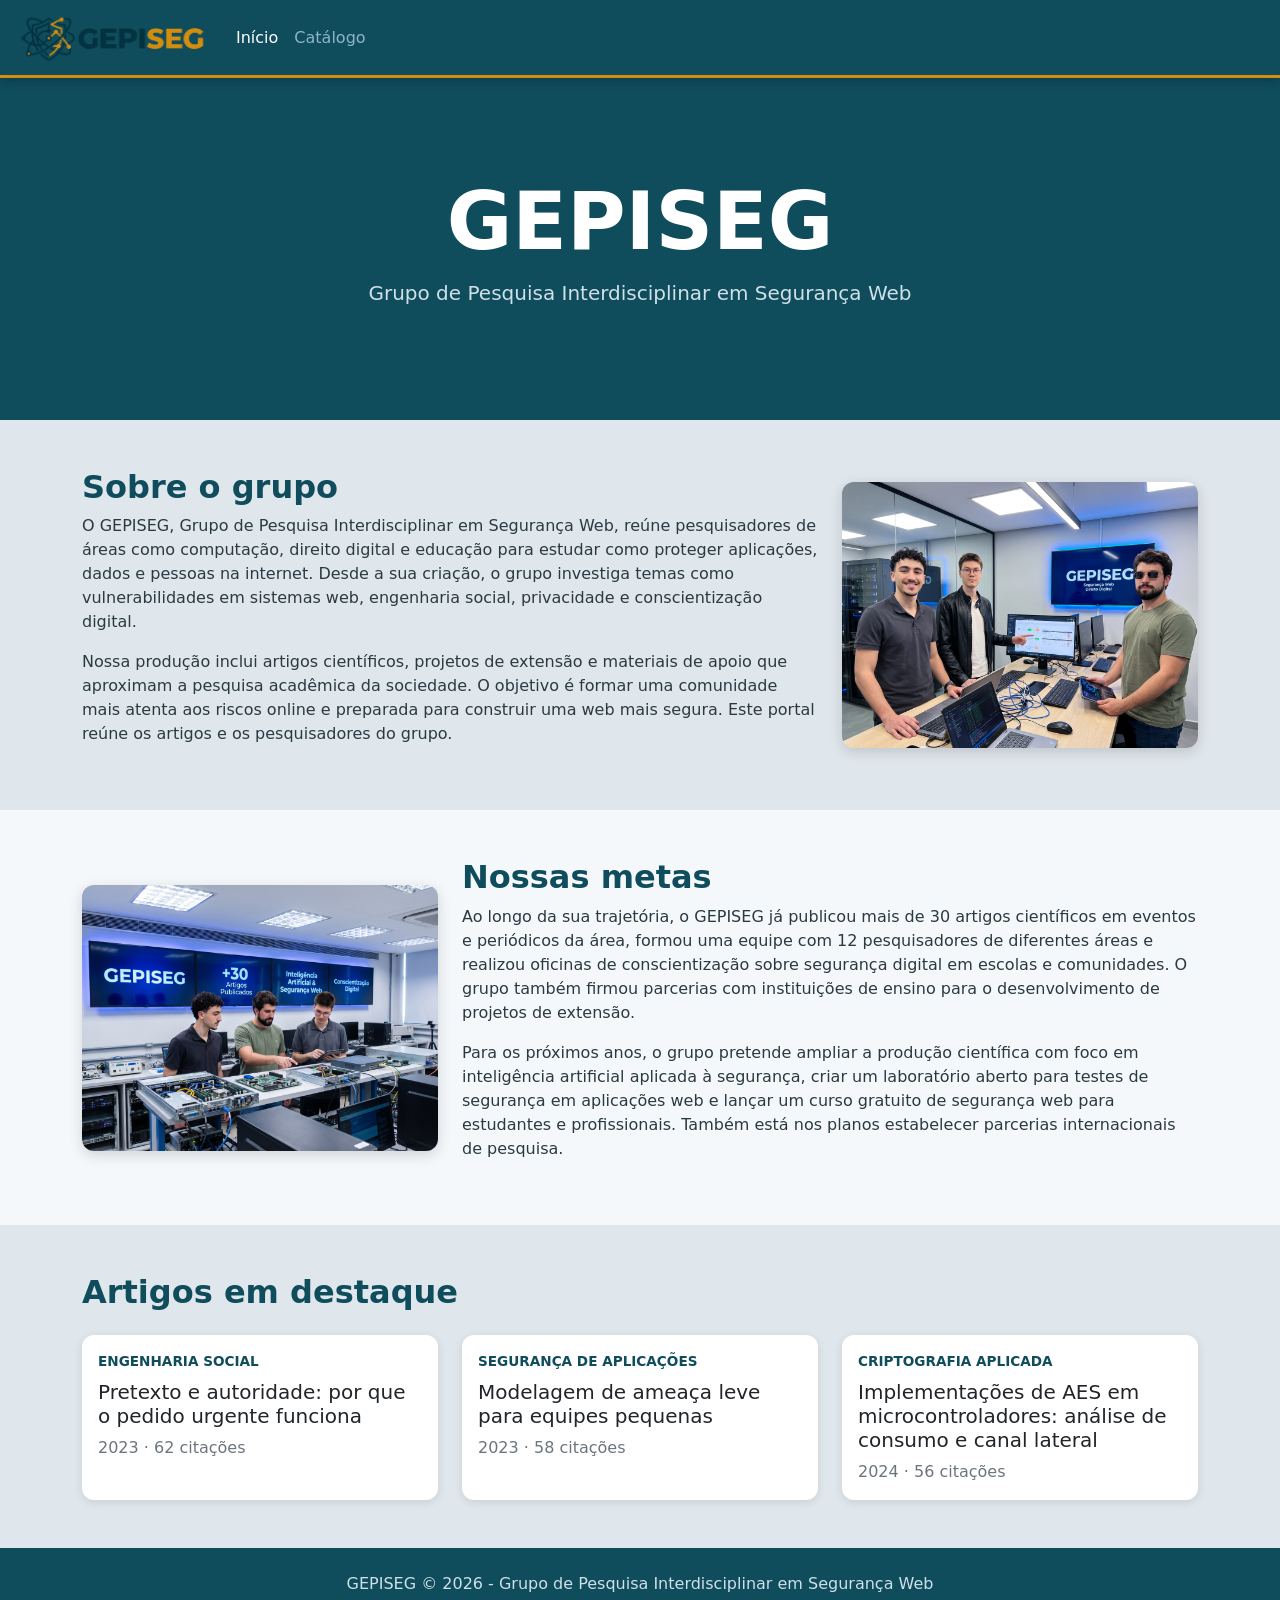
<file: index.html>
<!DOCTYPE html>
<html lang="pt-br">
<head>
  <meta charset="UTF-8">
  <meta name="viewport" content="width=device-width, initial-scale=1.0">
  <title>GEPISEG</title>
  <link href="https://cdn.jsdelivr.net/npm/bootstrap@5.3.8/dist/css/bootstrap.min.css" rel="stylesheet" integrity="sha384-sRIl4kxILFvY47J16cr9ZwB07vP4J8+LH7qKQnuqkuIAvNWLzeN8tE5YBujZqJLB" crossorigin="anonymous">
  <link rel="stylesheet" href="index.css">
  <script src="https://cdn.jsdelivr.net/npm/@popperjs/core@2.11.8/dist/umd/popper.min.js" integrity="sha384-I7E8VVD/ismYTF4hNIPjVp/Zjvgyol6VFvRkX/vR+Vc4jQkC+hVqc2pM8ODewa9r" crossorigin="anonymous"></script>
  <script src="https://cdn.jsdelivr.net/npm/bootstrap@5.3.8/dist/js/bootstrap.min.js" integrity="sha384-G/EV+4j2dNv+tEPo3++6LCgdCROaejBqfUeNjuKAiuXbjrxilcCdDz6ZAVfHWe1Y" crossorigin="anonymous"></script>
  <script src="js/dados.js"></script>
  <script src="js/gepiseg-api.js"></script>
</head>
<body>
  <nav class="design-nav navbar navbar-expand-lg bg-body-tertiary">
  <div class="container-fluid">
    <a class="navbar-brand" href="index.html"><img src="img/Logo GEPISEG Texto.png" alt="Logo GEPISEG"></a>
    <button class="navbar-toggler" type="button" data-bs-toggle="collapse" data-bs-target="#navbarSupportedContent" aria-controls="navbarSupportedContent" aria-expanded="false" aria-label="Toggle navigation">
      <span class="navbar-toggler-icon"></span>
    </button>
    <div class="collapse navbar-collapse" id="navbarSupportedContent">
      <ul class="navbar-nav me-auto mb-2 mb-lg-0">
        <li class="nav-item">
          <a class="nav-link active" aria-current="page" href="index.html">Início</a>
        </li>
        <li class="nav-item">
          <a class="nav-link" href="catalogo.html">Catálogo</a>
        </li>
      </ul>
    </div>
  </div>
</nav>
<main class="design-main">
  <section class="design-hero">
    <div class="container text-center">
          <div class="row align-items-center">
            <div class="col">
              <h1 class="display-1 fw-bold">GEPISEG</h1>
              <p class="lead">Grupo de Pesquisa Interdisciplinar em Segurança Web</p>
            </div>
          </div>
    </div>
  </section>

  <section class="py-5">
    <div class="container">
      <div class="row align-items-center">
        <div class="col-md-8">
          <h2>Sobre o grupo</h2>
          <p>O GEPISEG, Grupo de Pesquisa Interdisciplinar em Segurança Web, reúne pesquisadores de áreas como computação, direito digital e educação para estudar como proteger aplicações, dados e pessoas na internet. Desde a sua criação, o grupo investiga temas como vulnerabilidades em sistemas web, engenharia social, privacidade e conscientização digital.</p>
          <p>Nossa produção inclui artigos científicos, projetos de extensão e materiais de apoio que aproximam a pesquisa acadêmica da sociedade. O objetivo é formar uma comunidade mais atenta aos riscos online e preparada para construir uma web mais segura. Este portal reúne os artigos e os pesquisadores do grupo.</p>
        </div>
        <div class="col-md-4">
          <img class="img-sobre" src="img/foto-sobre.jpg" alt="Sobre-1">
        </div>
      </div>
    </div>
  </section>

  <section class="py-5 secao-clara">
    <div class="container">
      <div class="row align-items-center">
        <div class="col-md-4">
          <img class="img-sobre" src="img/foto-metas.jpg" alt="Metas">
        </div>
        <div class="col-md-8">
          <h2>Nossas metas</h2>
          <p>Ao longo da sua trajetória, o GEPISEG já publicou mais de 30 artigos científicos em eventos e periódicos da área, formou uma equipe com 12 pesquisadores de diferentes áreas e realizou oficinas de conscientização sobre segurança digital em escolas e comunidades. O grupo também firmou parcerias com instituições de ensino para o desenvolvimento de projetos de extensão.</p>
          <p>Para os próximos anos, o grupo pretende ampliar a produção científica com foco em inteligência artificial aplicada à segurança, criar um laboratório aberto para testes de segurança em aplicações web e lançar um curso gratuito de segurança web para estudantes e profissionais. Também está nos planos estabelecer parcerias internacionais de pesquisa.</p>
        </div>
      </div>
    </div>
  </section>

  <section class="py-5">
    <div class="container">
      <h2 class="mb-4">Artigos em destaque</h2>
      <div class="row g-4" id="destaques"></div>
    </div>
  </section>

</main>

<footer class="rodape text-center">
  <div class="container">GEPISEG &copy; 2026 - Grupo de Pesquisa Interdisciplinar em Segurança Web</div>
</footer>

  <script>
    const api = GepisegAPI.criar();

    async function mostrarDestaques() {
      const r = await api.artigos.listar({ ordenar: 'citacoes', porPagina: 3 });

      for (const artigo of r.results) {
        document.getElementById('destaques').innerHTML += `
          <div class="col-md-4">
            <div class="card card-artigo h-100">
              <div class="card-body">
                <p class="tema mb-2">${artigo.tema}</p>
                <h5 class="card-title">${artigo.titulo}</h5>
                <p class="card-text text-secondary">${artigo.ano} &middot; ${artigo.citacoes} citações</p>
              </div>
            </div>
          </div>`;
      }
    }

    mostrarDestaques();
  </script>
</body>
</html>
</file>
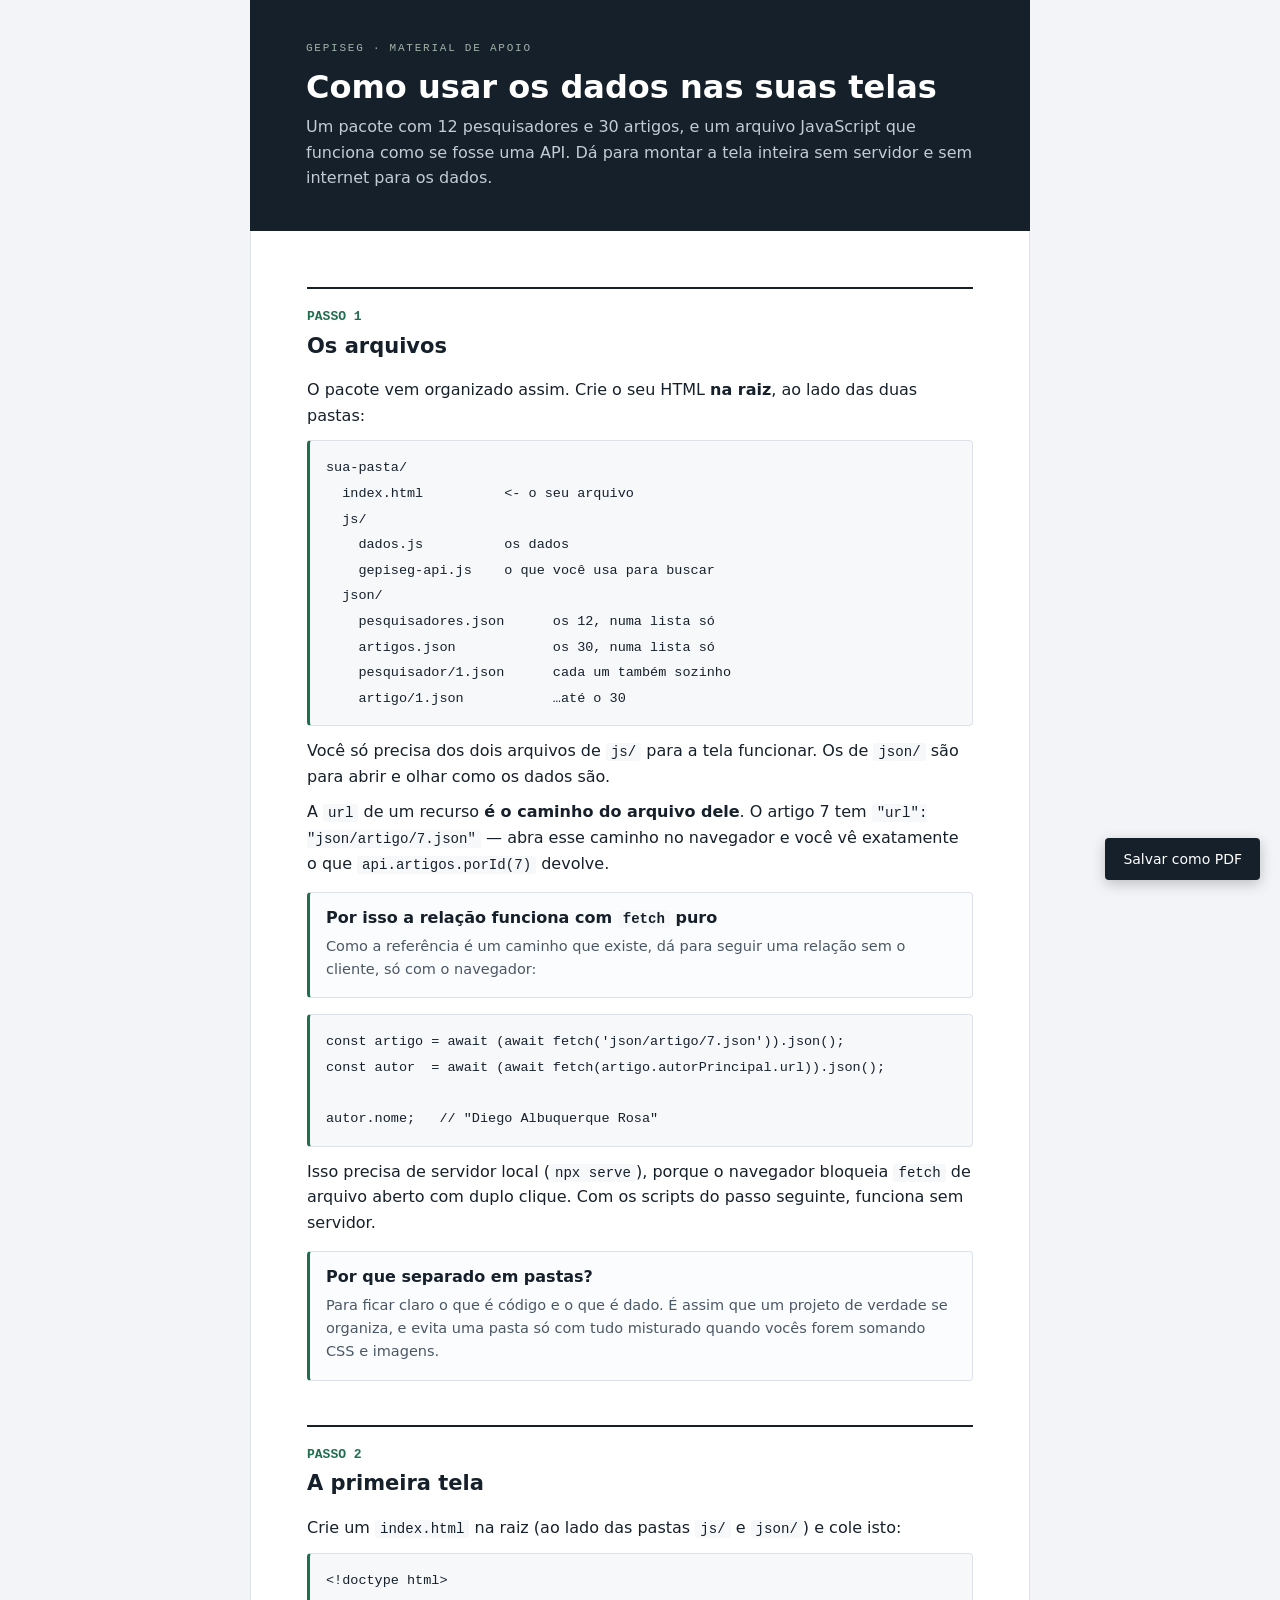
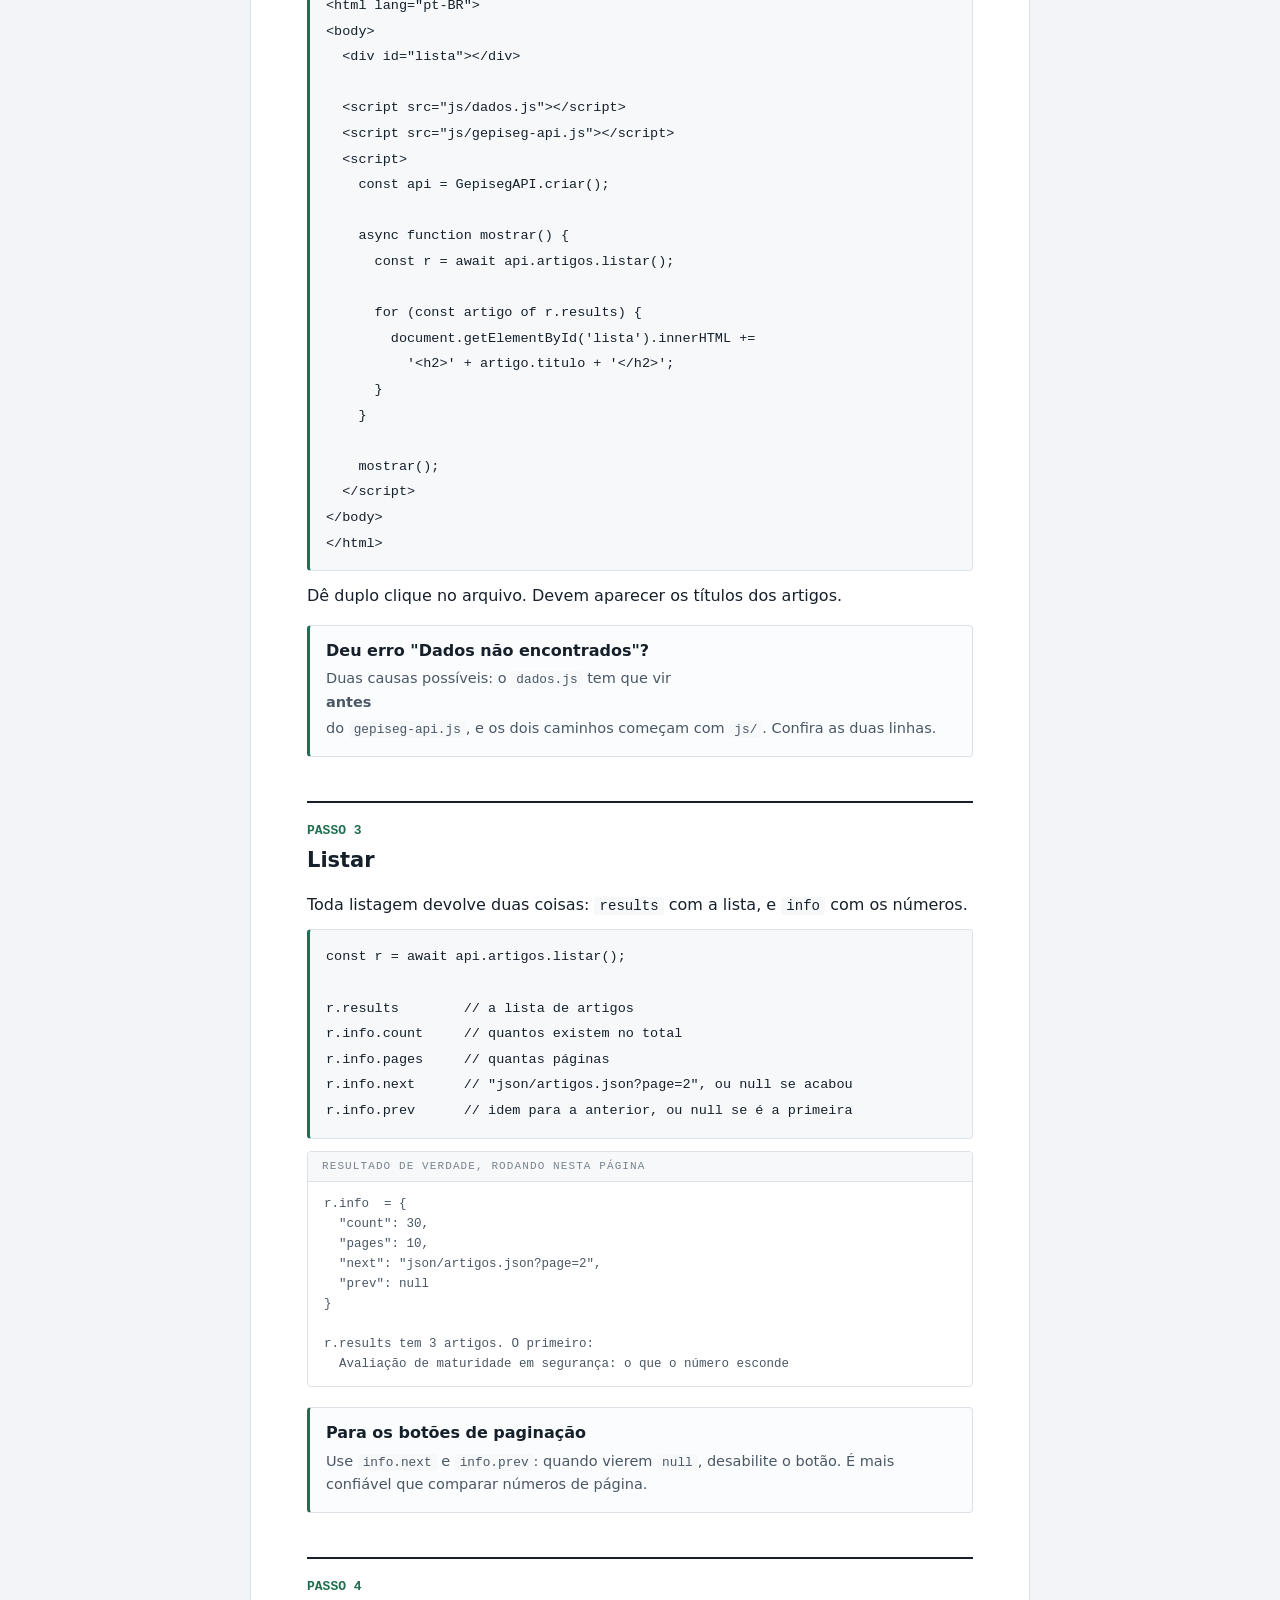
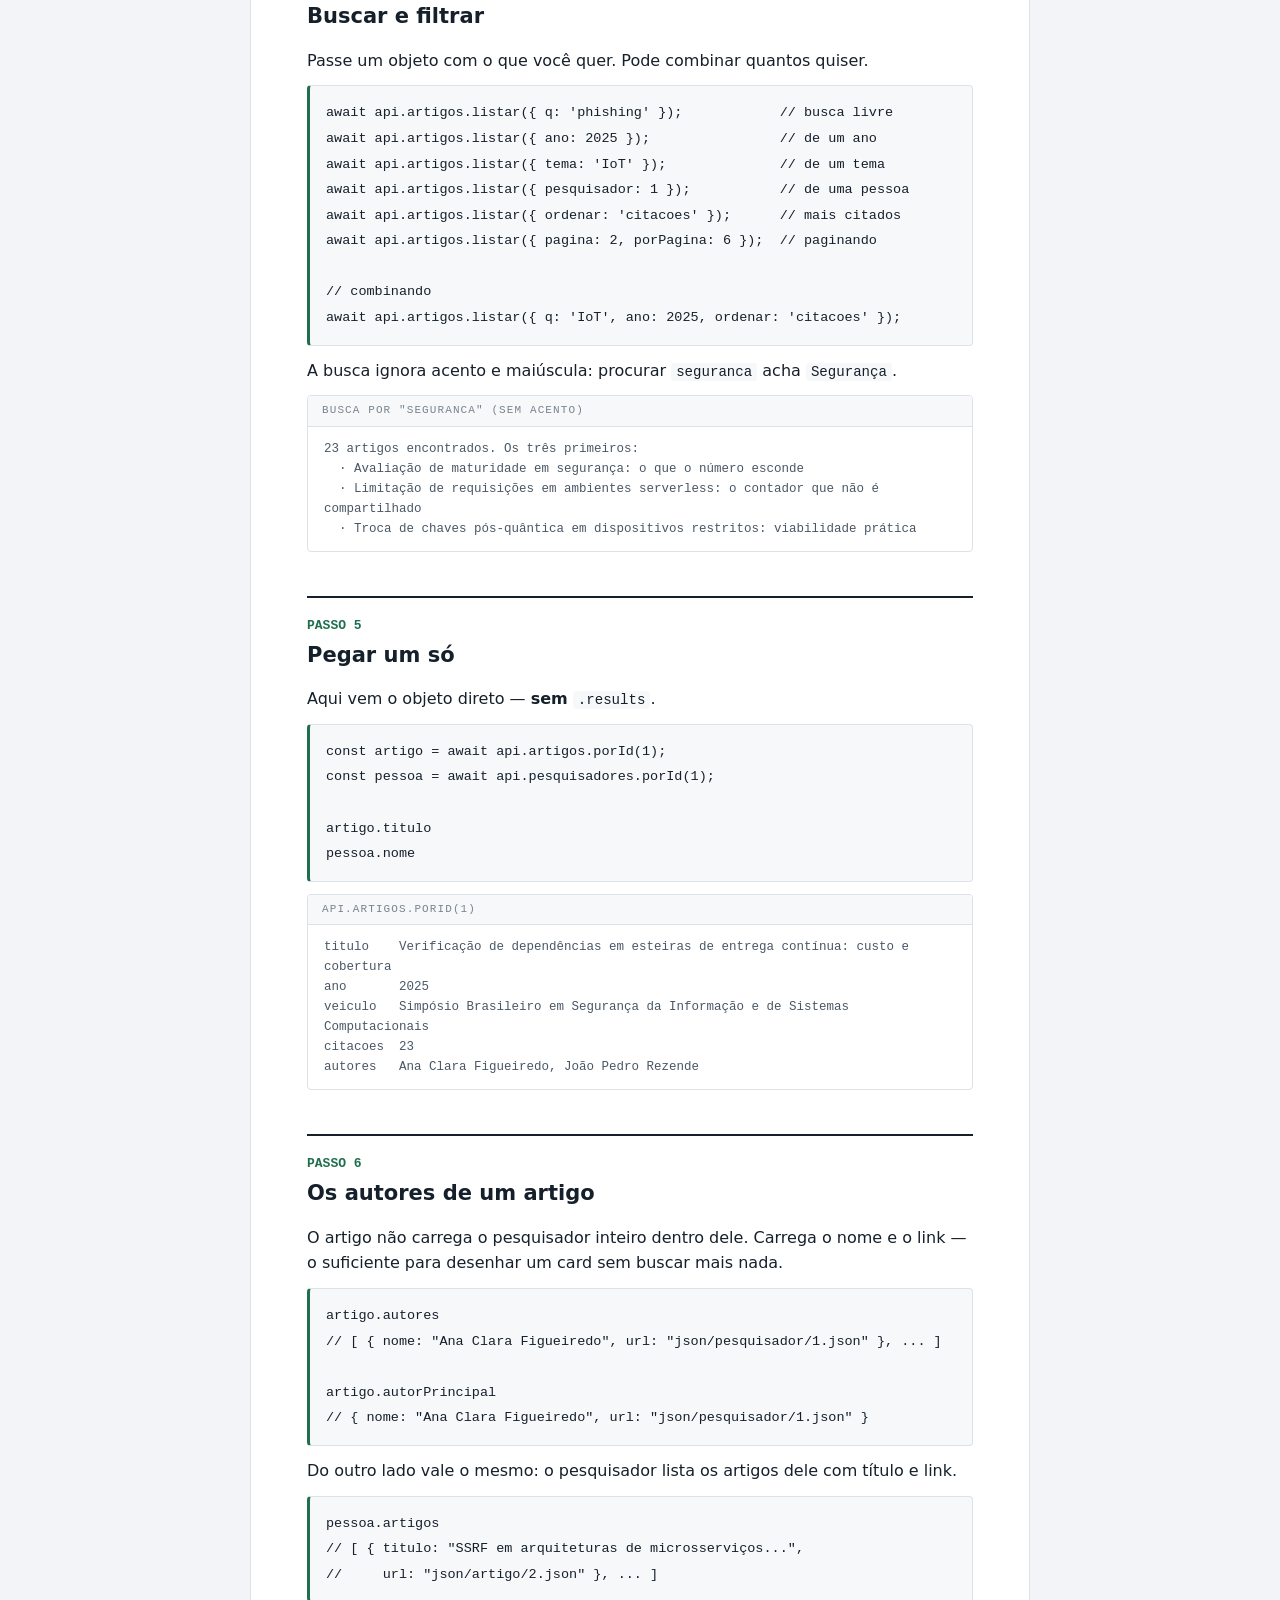
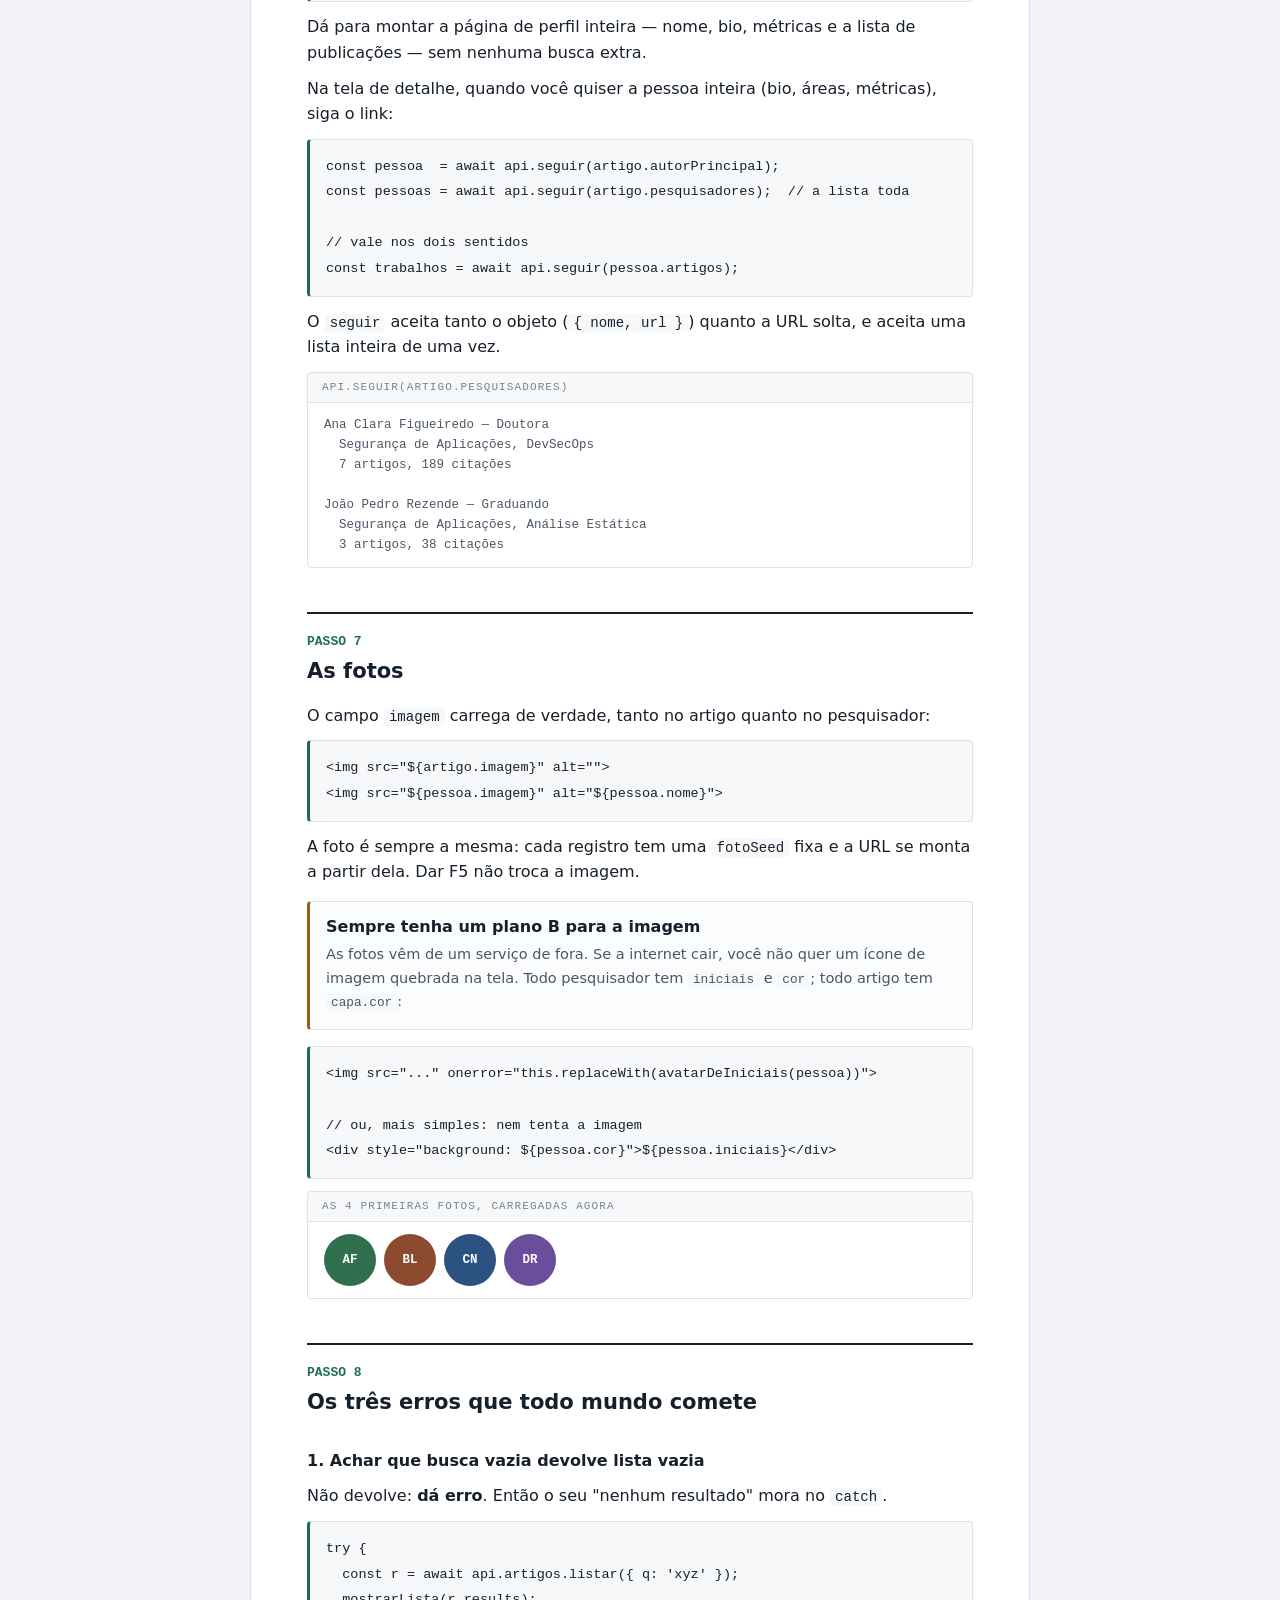
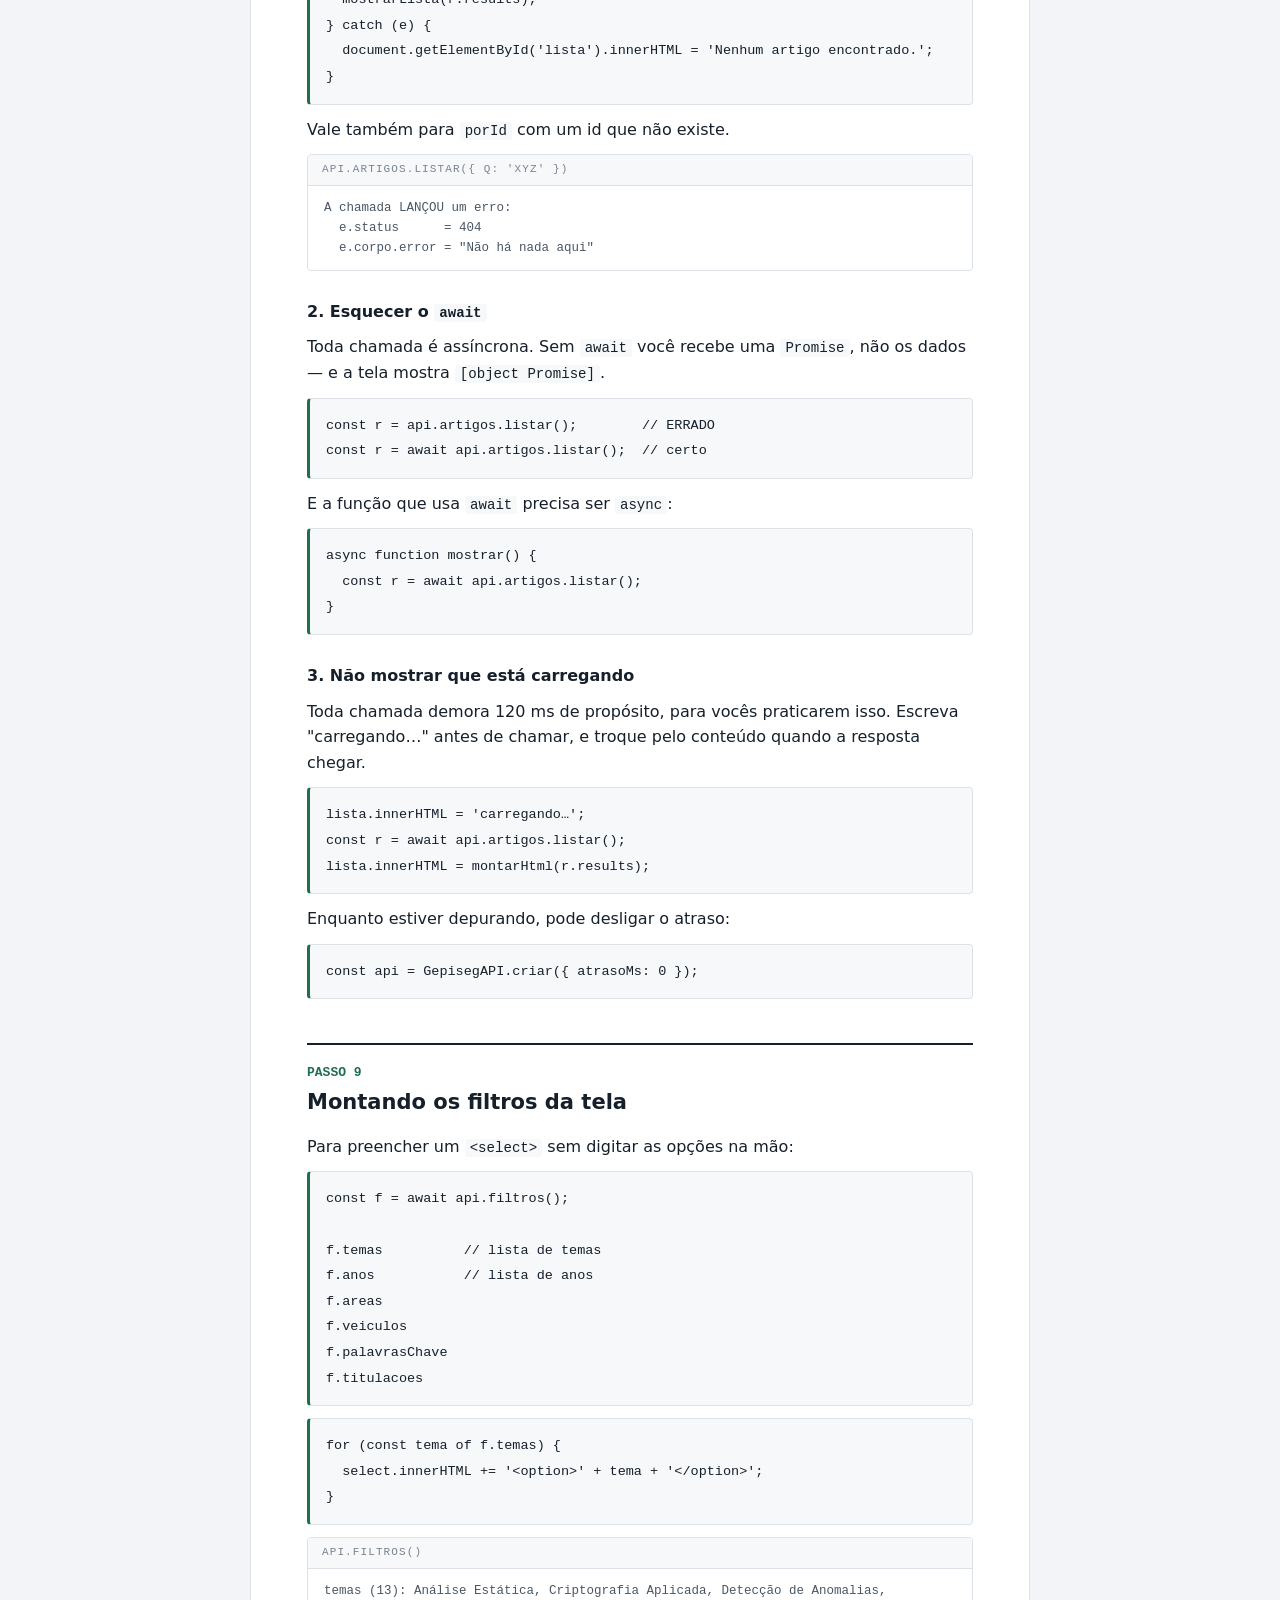
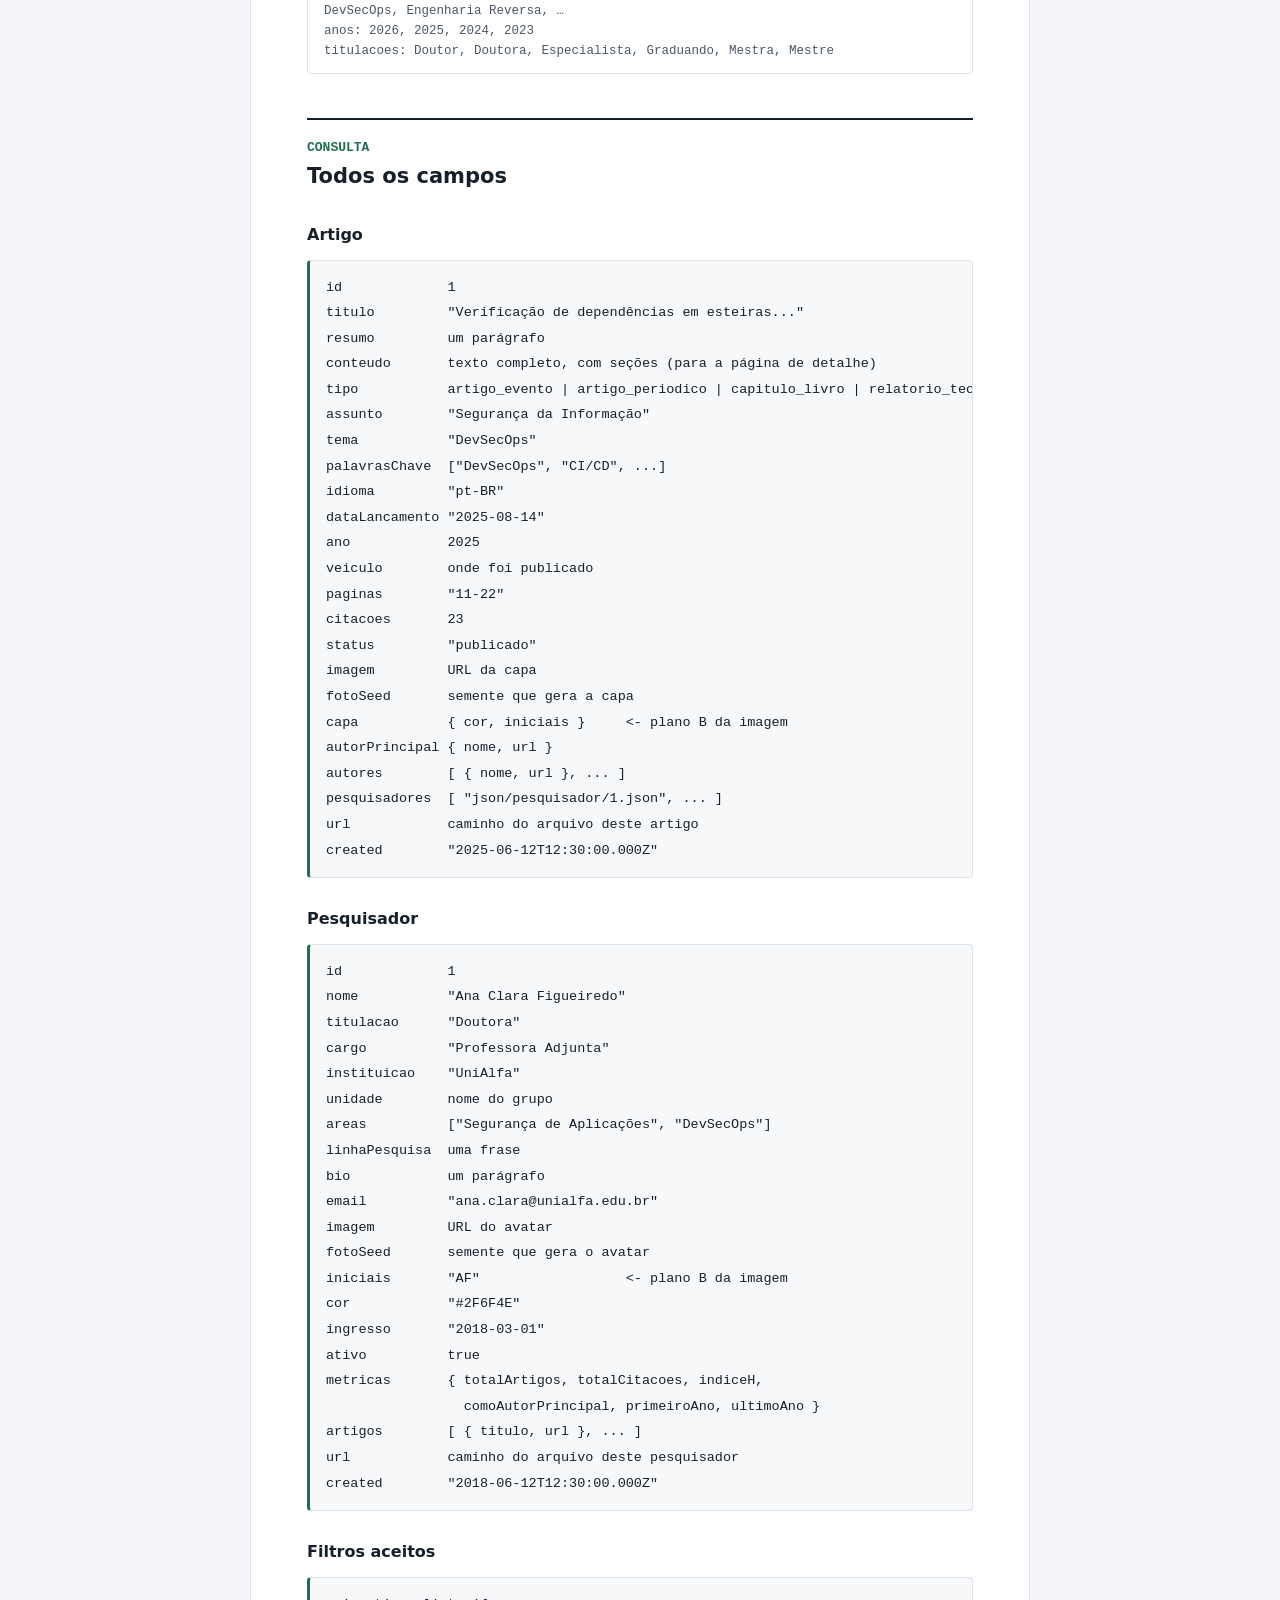
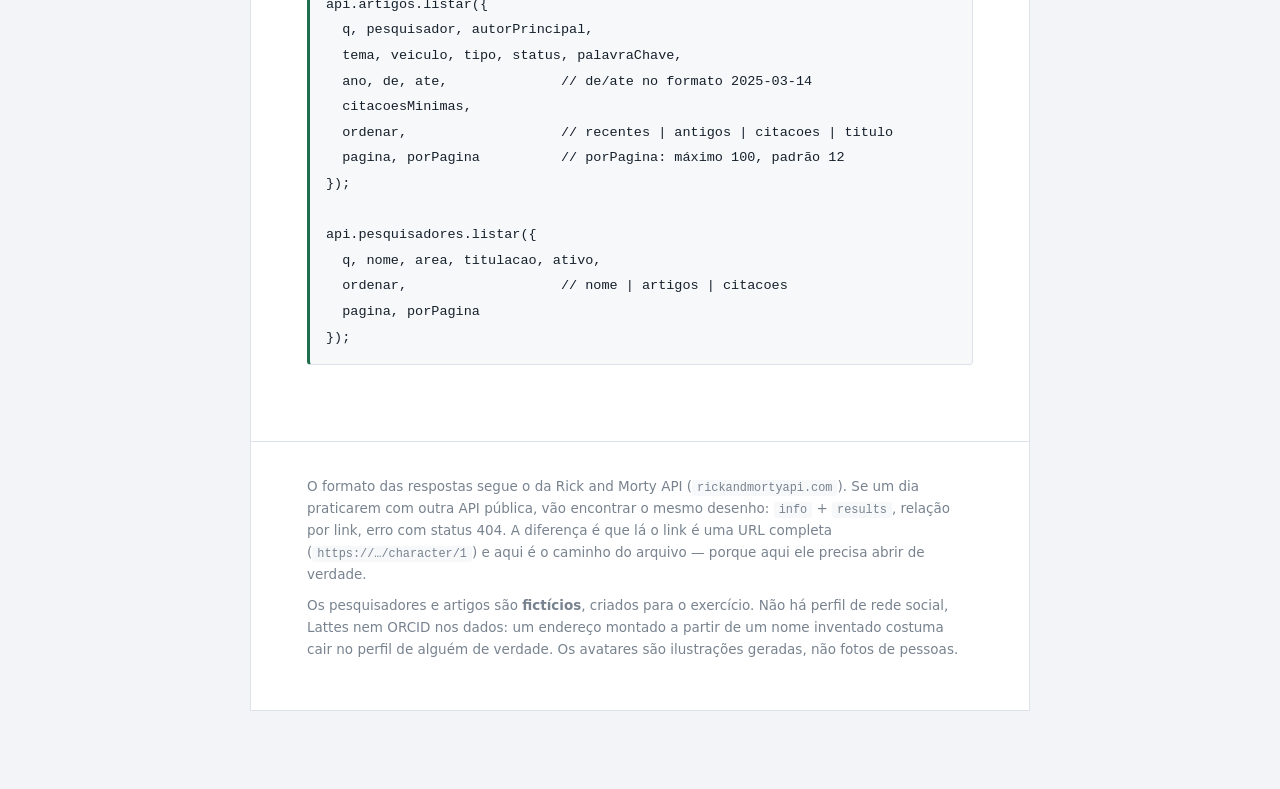
<file: tutorial.html>
<!doctype html>
<html lang="pt-BR">
<head>
<meta charset="utf-8">
<meta name="viewport" content="width=device-width, initial-scale=1">
<title>GEPISEG — Tutorial dos dados</title>
<style>
  :root {
    --tinta:    #16202b;
    --tinta-2:  #4a5765;
    --tinta-3:  #78838f;
    --papel:    #ffffff;
    --fundo:    #f2f4f7;
    --linha:    #dde2e9;
    --destaque: #1f6f4e;
    --alerta:   #9a5b12;
    --codigo:   #f6f8fa;
    --mono: ui-monospace, "Cascadia Code", Consolas, monospace;
  }

  * { box-sizing: border-box; }

  body {
    margin: 0;
    padding: 0 20px 80px;
    background: var(--fundo);
    color: var(--tinta);
    font: 16px/1.6 system-ui, -apple-system, "Segoe UI", sans-serif;
    -webkit-font-smoothing: antialiased;
  }

  .folha {
    max-width: 780px;
    margin: 0 auto;
    background: var(--papel);
    padding: 48px 56px 64px;
    border: 1px solid var(--linha);
    border-top: 0;
  }

  header {
    max-width: 780px;
    margin: 0 auto;
    background: var(--tinta);
    color: #fff;
    padding: 40px 56px;
  }
  header .etiqueta {
    font-family: var(--mono);
    font-size: 11px;
    letter-spacing: .16em;
    text-transform: uppercase;
    color: #9fb3a9;
  }
  header h1 { margin: 10px 0 8px; font-size: 32px; line-height: 1.2; }
  header p { margin: 0; color: #c3ccd4; max-width: 46em; }

  h2 {
    font-size: 21px;
    margin: 44px 0 14px;
    padding-top: 18px;
    border-top: 2px solid var(--tinta);
  }
  h2:first-of-type { margin-top: 8px; }
  h2 .n {
    font-family: var(--mono);
    font-size: 13px;
    color: var(--destaque);
    display: block;
    margin-bottom: 2px;
  }

  h3 { font-size: 16px; margin: 28px 0 8px; }
  p  { margin: 10px 0; max-width: 64em; }
  ul { margin: 10px 0; padding-left: 22px; }
  li { margin: 5px 0; }

  code {
    font-family: var(--mono);
    font-size: .88em;
    background: var(--codigo);
    padding: 1px 5px;
    border-radius: 3px;
  }

  pre {
    background: var(--codigo);
    border: 1px solid var(--linha);
    border-left: 3px solid var(--destaque);
    border-radius: 4px;
    padding: 14px 16px;
    overflow-x: auto;
    margin: 12px 0;
  }
  pre code { background: none; padding: 0; font-size: 13.5px; line-height: 1.55; }

  .nota, .aviso {
    border: 1px solid var(--linha);
    border-left: 3px solid var(--destaque);
    border-radius: 4px;
    padding: 12px 16px;
    margin: 16px 0;
    background: #fbfcfd;
  }
  .aviso { border-left-color: var(--alerta); }
  .nota strong, .aviso strong { display: block; margin-bottom: 3px; }
  .nota p, .aviso p { margin: 4px 0; font-size: 14.5px; color: var(--tinta-2); }

  .saida {
    border: 1px solid var(--linha);
    border-radius: 4px;
    margin: 12px 0 20px;
    overflow: hidden;
  }
  .saida .topo {
    background: var(--codigo);
    border-bottom: 1px solid var(--linha);
    padding: 6px 14px;
    font-family: var(--mono);
    font-size: 11px;
    letter-spacing: .1em;
    text-transform: uppercase;
    color: var(--tinta-3);
  }
  .saida .corpo {
    padding: 12px 16px;
    font-family: var(--mono);
    font-size: 12.5px;
    white-space: pre-wrap;
    color: var(--tinta-2);
    max-height: 260px;
    overflow: auto;
  }

  .rolar { overflow-x: auto; margin: 14px 0; }
  table { border-collapse: collapse; width: 100%; font-size: 14px; min-width: 420px; }
  th, td { text-align: left; padding: 7px 12px; border-bottom: 1px solid var(--linha); vertical-align: top; }
  th { font-size: 11.5px; letter-spacing: .1em; text-transform: uppercase; color: var(--tinta-3); font-weight: 600; }
  td code { font-size: 12.5px; }

  footer {
    max-width: 780px;
    margin: 0 auto;
    background: var(--papel);
    border: 1px solid var(--linha);
    border-top: 0;
    padding: 24px 56px 40px;
    font-size: 13.5px;
    color: var(--tinta-3);
  }

  @media print {
    @page { margin: 14mm; }
    body { background: #fff; padding: 0; font-size: 11pt; }
    header { padding: 24px 0; background: #fff; color: var(--tinta); border-bottom: 3px solid var(--tinta); }
    header .etiqueta { color: var(--destaque); }
    header p { color: var(--tinta-2); }
    .folha, footer { border: 0; padding: 0; max-width: none; }
    h2 { page-break-after: avoid; margin-top: 26px; }
    h3 { page-break-after: avoid; }
    pre, .saida, .nota, .aviso, table { page-break-inside: avoid; }
    .saida .corpo { max-height: none; }
    .imprimir { display: none; }
  }

  .imprimir {
    position: fixed;
    right: 20px;
    bottom: 20px;
    padding: 10px 18px;
    background: var(--tinta);
    color: #fff;
    border: 0;
    border-radius: 4px;
    font: inherit;
    font-size: 14px;
    cursor: pointer;
    box-shadow: 0 4px 14px rgba(0,0,0,.22);
  }
</style>
</head>
<body>

<header>
  <div class="etiqueta">GEPISEG · material de apoio</div>
  <h1>Como usar os dados nas suas telas</h1>
  <p>
    Um pacote com 12 pesquisadores e 30 artigos, e um arquivo JavaScript que
    funciona como se fosse uma API. Dá para montar a tela inteira sem servidor
    e sem internet para os dados.
  </p>
</header>

<div class="folha">

<h2><span class="n">PASSO 1</span>Os arquivos</h2>

<p>O pacote vem organizado assim. Crie o seu HTML <strong>na raiz</strong>, ao lado das duas pastas:</p>

<pre><code>sua-pasta/
  index.html          &lt;- o seu arquivo
  js/
    dados.js          os dados
    gepiseg-api.js    o que você usa para buscar
  json/
    pesquisadores.json      os 12, numa lista só
    artigos.json            os 30, numa lista só
    pesquisador/1.json      cada um também sozinho
    artigo/1.json           …até o 30</code></pre>

<p>
  Você só precisa dos dois arquivos de <code>js/</code> para a tela funcionar.
  Os de <code>json/</code> são para abrir e olhar como os dados são.
</p>

<p>
  A <code>url</code> de um recurso <strong>é o caminho do arquivo dele</strong>.
  O artigo 7 tem <code>"url": "json/artigo/7.json"</code> — abra esse caminho no
  navegador e você vê exatamente o que
  <code>api.artigos.porId(7)</code> devolve.
</p>

<div class="nota">
  <strong>Por isso a relação funciona com <code>fetch</code> puro</strong>
  <p>
    Como a referência é um caminho que existe, dá para seguir uma relação sem o
    cliente, só com o navegador:
  </p>
</div>

<pre><code>const artigo = await (await fetch('json/artigo/7.json')).json();
const autor  = await (await fetch(artigo.autorPrincipal.url)).json();

autor.nome;   // "Diego Albuquerque Rosa"</code></pre>

<p>
  Isso precisa de servidor local (<code>npx serve</code>), porque o navegador
  bloqueia <code>fetch</code> de arquivo aberto com duplo clique. Com os scripts
  do passo seguinte, funciona sem servidor.
</p>

<div class="nota">
  <strong>Por que separado em pastas?</strong>
  <p>
    Para ficar claro o que é código e o que é dado. É assim que um projeto de
    verdade se organiza, e evita uma pasta só com tudo misturado quando vocês
    forem somando CSS e imagens.
  </p>
</div>

<h2><span class="n">PASSO 2</span>A primeira tela</h2>

<p>Crie um <code>index.html</code> na raiz (ao lado das pastas <code>js/</code> e <code>json/</code>) e cole isto:</p>

<pre><code>&lt;!doctype html&gt;
&lt;html lang="pt-BR"&gt;
&lt;body&gt;
  &lt;div id="lista"&gt;&lt;/div&gt;

  &lt;script src="js/dados.js"&gt;&lt;/script&gt;
  &lt;script src="js/gepiseg-api.js"&gt;&lt;/script&gt;
  &lt;script&gt;
    const api = GepisegAPI.criar();

    async function mostrar() {
      const r = await api.artigos.listar();

      for (const artigo of r.results) {
        document.getElementById('lista').innerHTML +=
          '&lt;h2&gt;' + artigo.titulo + '&lt;/h2&gt;';
      }
    }

    mostrar();
  &lt;/script&gt;
&lt;/body&gt;
&lt;/html&gt;</code></pre>

<p>Dê duplo clique no arquivo. Devem aparecer os títulos dos artigos.</p>

<div class="nota">
  <strong>Deu erro "Dados não encontrados"?</strong>
  <p>
    Duas causas possíveis: o <code>dados.js</code> tem que vir <strong>antes</strong>
    do <code>gepiseg-api.js</code>, e os dois caminhos começam com
    <code>js/</code>. Confira as duas linhas.
  </p>
</div>

<h2><span class="n">PASSO 3</span>Listar</h2>

<p>Toda listagem devolve duas coisas: <code>results</code> com a lista, e <code>info</code> com os números.</p>

<pre><code>const r = await api.artigos.listar();

r.results        // a lista de artigos
r.info.count     // quantos existem no total
r.info.pages     // quantas páginas
r.info.next      // "json/artigos.json?page=2", ou null se acabou
r.info.prev      // idem para a anterior, ou null se é a primeira</code></pre>

<div class="saida">
  <div class="topo">resultado de verdade, rodando nesta página</div>
  <div class="corpo" id="s-listar">carregando…</div>
</div>

<div class="nota">
  <strong>Para os botões de paginação</strong>
  <p>Use <code>info.next</code> e <code>info.prev</code>: quando vierem <code>null</code>, desabilite o botão. É mais confiável que comparar números de página.</p>
</div>

<h2><span class="n">PASSO 4</span>Buscar e filtrar</h2>

<p>Passe um objeto com o que você quer. Pode combinar quantos quiser.</p>

<pre><code>await api.artigos.listar({ q: 'phishing' });            // busca livre
await api.artigos.listar({ ano: 2025 });                // de um ano
await api.artigos.listar({ tema: 'IoT' });              // de um tema
await api.artigos.listar({ pesquisador: 1 });           // de uma pessoa
await api.artigos.listar({ ordenar: 'citacoes' });      // mais citados
await api.artigos.listar({ pagina: 2, porPagina: 6 });  // paginando

// combinando
await api.artigos.listar({ q: 'IoT', ano: 2025, ordenar: 'citacoes' });</code></pre>

<p>A busca ignora acento e maiúscula: procurar <code>seguranca</code> acha <code>Segurança</code>.</p>

<div class="saida">
  <div class="topo">busca por "seguranca" (sem acento)</div>
  <div class="corpo" id="s-busca">carregando…</div>
</div>

<h2><span class="n">PASSO 5</span>Pegar um só</h2>

<p>Aqui vem o objeto direto — <strong>sem</strong> <code>.results</code>.</p>

<pre><code>const artigo = await api.artigos.porId(1);
const pessoa = await api.pesquisadores.porId(1);

artigo.titulo
pessoa.nome</code></pre>

<div class="saida">
  <div class="topo">api.artigos.porId(1)</div>
  <div class="corpo" id="s-porid">carregando…</div>
</div>

<h2><span class="n">PASSO 6</span>Os autores de um artigo</h2>

<p>
  O artigo não carrega o pesquisador inteiro dentro dele. Carrega o nome e o
  link — o suficiente para desenhar um card sem buscar mais nada.
</p>

<pre><code>artigo.autores
// [ { nome: "Ana Clara Figueiredo", url: "json/pesquisador/1.json" }, ... ]

artigo.autorPrincipal
// { nome: "Ana Clara Figueiredo", url: "json/pesquisador/1.json" }</code></pre>

<p>Do outro lado vale o mesmo: o pesquisador lista os artigos dele com título e link.</p>

<pre><code>pessoa.artigos
// [ { titulo: "SSRF em arquiteturas de microsserviços...",
//     url: "json/artigo/2.json" }, ... ]</code></pre>

<p>
  Dá para montar a página de perfil inteira — nome, bio, métricas e a lista de
  publicações — sem nenhuma busca extra.
</p>

<p>Na tela de detalhe, quando você quiser a pessoa inteira (bio, áreas, métricas), siga o link:</p>

<pre><code>const pessoa  = await api.seguir(artigo.autorPrincipal);
const pessoas = await api.seguir(artigo.pesquisadores);  // a lista toda

// vale nos dois sentidos
const trabalhos = await api.seguir(pessoa.artigos);</code></pre>

<p>
  O <code>seguir</code> aceita tanto o objeto (<code>{ nome, url }</code>) quanto
  a URL solta, e aceita uma lista inteira de uma vez.
</p>

<div class="saida">
  <div class="topo">api.seguir(artigo.pesquisadores)</div>
  <div class="corpo" id="s-seguir">carregando…</div>
</div>

<h2><span class="n">PASSO 7</span>As fotos</h2>

<p>O campo <code>imagem</code> carrega de verdade, tanto no artigo quanto no pesquisador:</p>

<pre><code>&lt;img src="${artigo.imagem}" alt=""&gt;
&lt;img src="${pessoa.imagem}" alt="${pessoa.nome}"&gt;</code></pre>

<p>
  A foto é sempre a mesma: cada registro tem uma <code>fotoSeed</code> fixa e a
  URL se monta a partir dela. Dar F5 não troca a imagem.
</p>

<div class="aviso">
  <strong>Sempre tenha um plano B para a imagem</strong>
  <p>
    As fotos vêm de um serviço de fora. Se a internet cair, você não quer um
    ícone de imagem quebrada na tela. Todo pesquisador tem <code>iniciais</code>
    e <code>cor</code>; todo artigo tem <code>capa.cor</code>:
  </p>
</div>

<pre><code>&lt;img src="..." onerror="this.replaceWith(avatarDeIniciais(pessoa))"&gt;

// ou, mais simples: nem tenta a imagem
&lt;div style="background: ${pessoa.cor}"&gt;${pessoa.iniciais}&lt;/div&gt;</code></pre>

<div class="saida">
  <div class="topo">as 4 primeiras fotos, carregadas agora</div>
  <div class="corpo" id="s-fotos">carregando…</div>
</div>

<h2><span class="n">PASSO 8</span>Os três erros que todo mundo comete</h2>

<h3>1. Achar que busca vazia devolve lista vazia</h3>

<p>Não devolve: <strong>dá erro</strong>. Então o seu "nenhum resultado" mora no <code>catch</code>.</p>

<pre><code>try {
  const r = await api.artigos.listar({ q: 'xyz' });
  mostrarLista(r.results);
} catch (e) {
  document.getElementById('lista').innerHTML = 'Nenhum artigo encontrado.';
}</code></pre>

<p>Vale também para <code>porId</code> com um id que não existe.</p>

<div class="saida">
  <div class="topo">api.artigos.listar({ q: 'xyz' })</div>
  <div class="corpo" id="s-erro">carregando…</div>
</div>

<h3>2. Esquecer o <code>await</code></h3>

<p>
  Toda chamada é assíncrona. Sem <code>await</code> você recebe uma
  <code>Promise</code>, não os dados — e a tela mostra
  <code>[object Promise]</code>.
</p>

<pre><code>const r = api.artigos.listar();        // ERRADO
const r = await api.artigos.listar();  // certo</code></pre>

<p>E a função que usa <code>await</code> precisa ser <code>async</code>:</p>

<pre><code>async function mostrar() {
  const r = await api.artigos.listar();
}</code></pre>

<h3>3. Não mostrar que está carregando</h3>

<p>
  Toda chamada demora 120 ms de propósito, para vocês praticarem isso. Escreva
  "carregando…" antes de chamar, e troque pelo conteúdo quando a resposta chegar.
</p>

<pre><code>lista.innerHTML = 'carregando…';
const r = await api.artigos.listar();
lista.innerHTML = montarHtml(r.results);</code></pre>

<p>Enquanto estiver depurando, pode desligar o atraso:</p>

<pre><code>const api = GepisegAPI.criar({ atrasoMs: 0 });</code></pre>

<h2><span class="n">PASSO 9</span>Montando os filtros da tela</h2>

<p>Para preencher um <code>&lt;select&gt;</code> sem digitar as opções na mão:</p>

<pre><code>const f = await api.filtros();

f.temas          // lista de temas
f.anos           // lista de anos
f.areas
f.veiculos
f.palavrasChave
f.titulacoes</code></pre>

<pre><code>for (const tema of f.temas) {
  select.innerHTML += '&lt;option&gt;' + tema + '&lt;/option&gt;';
}</code></pre>

<div class="saida">
  <div class="topo">api.filtros()</div>
  <div class="corpo" id="s-filtros">carregando…</div>
</div>

<h2><span class="n">CONSULTA</span>Todos os campos</h2>

<h3>Artigo</h3>
<pre><code>id             1
titulo         "Verificação de dependências em esteiras..."
resumo         um parágrafo
conteudo       texto completo, com seções (para a página de detalhe)
tipo           artigo_evento | artigo_periodico | capitulo_livro | relatorio_tecnico
assunto        "Segurança da Informação"
tema           "DevSecOps"
palavrasChave  ["DevSecOps", "CI/CD", ...]
idioma         "pt-BR"
dataLancamento "2025-08-14"
ano            2025
veiculo        onde foi publicado
paginas        "11-22"
citacoes       23
status         "publicado"
imagem         URL da capa
fotoSeed       semente que gera a capa
capa           { cor, iniciais }     <- plano B da imagem
autorPrincipal { nome, url }
autores        [ { nome, url }, ... ]
pesquisadores  [ "json/pesquisador/1.json", ... ]
url            caminho do arquivo deste artigo
created        "2025-06-12T12:30:00.000Z"</code></pre>

<h3>Pesquisador</h3>
<pre><code>id             1
nome           "Ana Clara Figueiredo"
titulacao      "Doutora"
cargo          "Professora Adjunta"
instituicao    "UniAlfa"
unidade        nome do grupo
areas          ["Segurança de Aplicações", "DevSecOps"]
linhaPesquisa  uma frase
bio            um parágrafo
email          "ana.clara@unialfa.edu.br"
imagem         URL do avatar
fotoSeed       semente que gera o avatar
iniciais       "AF"                  <- plano B da imagem
cor            "#2F6F4E"
ingresso       "2018-03-01"
ativo          true
metricas       { totalArtigos, totalCitacoes, indiceH,
                 comoAutorPrincipal, primeiroAno, ultimoAno }
artigos        [ { titulo, url }, ... ]
url            caminho do arquivo deste pesquisador
created        "2018-06-12T12:30:00.000Z"</code></pre>

<h3>Filtros aceitos</h3>
<pre><code>api.artigos.listar({
  q, pesquisador, autorPrincipal,
  tema, veiculo, tipo, status, palavraChave,
  ano, de, ate,              // de/ate no formato 2025-03-14
  citacoesMinimas,
  ordenar,                   // recentes | antigos | citacoes | titulo
  pagina, porPagina          // porPagina: máximo 100, padrão 12
});

api.pesquisadores.listar({
  q, nome, area, titulacao, ativo,
  ordenar,                   // nome | artigos | citacoes
  pagina, porPagina
});</code></pre>

</div>

<footer>
  <p>
    O formato das respostas segue o da Rick and Morty API
    (<code>rickandmortyapi.com</code>). Se um dia praticarem com outra API
    pública, vão encontrar o mesmo desenho: <code>info</code> +
    <code>results</code>, relação por link, erro com status 404. A diferença é
    que lá o link é uma URL completa (<code>https://…/character/1</code>) e aqui
    é o caminho do arquivo — porque aqui ele precisa abrir de verdade.
  </p>
  <p>
    Os pesquisadores e artigos são <strong>fictícios</strong>, criados para o
    exercício. Não há perfil de rede social, Lattes nem ORCID nos dados: um
    endereço montado a partir de um nome inventado costuma cair no perfil de
    alguém de verdade. Os avatares são ilustrações geradas, não fotos de pessoas.
  </p>
</footer>

<button class="imprimir" onclick="window.print()">Salvar como PDF</button>

<script src="js/dados.js"></script>
<script src="js/gepiseg-api.js"></script>
<script>
  const api = GepisegAPI.criar({ atrasoMs: 0 });
  const põe = (id, texto) => { document.getElementById(id).textContent = texto; };

  (async function () {
    const r = await api.artigos.listar({ porPagina: 3 });
    põe('s-listar',
      'r.info  = ' + JSON.stringify(r.info, null, 2) + '\n\n' +
      'r.results tem ' + r.results.length + ' artigos. O primeiro:\n' +
      '  ' + r.results[0].titulo);

    const b = await api.artigos.listar({ q: 'seguranca' });
    põe('s-busca',
      b.info.count + ' artigos encontrados. Os três primeiros:\n' +
      b.results.slice(0, 3).map(a => '  · ' + a.titulo).join('\n'));

    const a = await api.artigos.porId(1);
    põe('s-porid',
      'titulo    ' + a.titulo + '\n' +
      'ano       ' + a.ano + '\n' +
      'veiculo   ' + a.veiculo + '\n' +
      'citacoes  ' + a.citacoes + '\n' +
      'autores   ' + a.autores.map(x => x.nome).join(', '));

    const pessoas = await api.seguir(a.pesquisadores);
    põe('s-seguir', pessoas.map(p =>
      p.nome + ' — ' + p.titulacao + '\n' +
      '  ' + p.areas.join(', ') + '\n' +
      '  ' + p.metricas.totalArtigos + ' artigos, ' +
      p.metricas.totalCitacoes + ' citações'
    ).join('\n\n'));

    try {
      await api.artigos.listar({ q: 'xyz' });
      põe('s-erro', 'não deveria chegar aqui');
    } catch (e) {
      põe('s-erro',
        'A chamada LANÇOU um erro:\n' +
        '  e.status      = ' + e.status + '\n' +
        '  e.corpo.error = "' + e.corpo.error + '"');
    }

    const f = await api.filtros();
    põe('s-filtros',
      'temas (' + f.temas.length + '): ' + f.temas.slice(0, 5).join(', ') + ', …\n' +
      'anos: ' + f.anos.join(', ') + '\n' +
      'titulacoes: ' + f.titulacoes.join(', '));

    const lista = await api.pesquisadores.listar({ porPagina: 4 });
    const caixa = document.getElementById('s-fotos');
    caixa.textContent = '';
    for (const p of lista.results) {
      const img = document.createElement('img');
      img.src = p.imagem;
      img.alt = p.nome;
      img.width = 52;
      img.height = 52;
      img.style.cssText = 'border-radius:50%;margin-right:8px;vertical-align:middle';
      img.onerror = function () {
        const bolha = document.createElement('span');
        bolha.textContent = p.iniciais;
        bolha.style.cssText =
          'display:inline-grid;place-items:center;width:52px;height:52px;' +
          'border-radius:50%;margin-right:8px;vertical-align:middle;color:#fff;' +
          'font-weight:bold;background:' + p.cor;
        img.replaceWith(bolha);
      };
      caixa.appendChild(img);
    }
  })();
</script>

</body>
</html>
</file>
<file: index.css>
:root {
    --principal: #0F4C5C;
    --apoio: #a9c3d2;
    --fundo: #f5f8fa;
}

* {
    padding: 0px;
    margin: 0px;
    box-sizing: border-box;
}

::-webkit-scrollbar {
  width: 6px; 
  height: 6px;
}

::-webkit-scrollbar-track {
  background: solid; 
  background-color: var(--principal);
}

::-webkit-scrollbar-thumb {
  background: #d58d0f;;
  border-radius: 10px;
}

::-webkit-scrollbar-thumb:hover {
  background: rgba(0, 0, 0, 0.4);
}

body {
    color: #2b3a42;
    -webkit-overflow-scrolling: ;
}

.design-main {
    background-color: #dfe6ec;
}

h2 {
    color: var(--principal);
    font-weight: 700;
}

.img-sobre {
    width: 100%;
    height: auto;
    border-radius: 12px;
    box-shadow: 0 4px 14px rgba(0, 0, 0, 0.15);
    transition: transform 0.2s ease;
}

.img-sobre:hover {
    transform: translateY(-4px);
}

.design-nav {
    border-bottom: solid #d58d0f;
    color: var(--principal);
    background-color: var(--principal) !important;
    box-shadow: 0px 2px 10px rgba(0, 0, 0, 0.25);
    z-index: 999;
}

.nav-link {
    color: #8eb4ca !important;
}

.nav-link.active {
    color: #fff !important;
}

.navbar-brand {
    color: #bac8cf;
}

.navbar-brand img {
    width: 200px;
    height: 100%;
}

.btn {
    background-color: var(--apoio) !important;
    color: rgb(29, 58, 79);
}

.btn:hover {
    background-color: rgb(29, 58, 79) !important;
    color: var(--apoio);
}

.btn-outline-success {
    border: none;
}

.design-hero {
    background-color: var(--principal);
    color: #fff;
    padding: 6rem 0;
}

.design-hero .badge {
    background-color: var(--apoio);
    color: var(--principal);
    margin-bottom: 1rem;
    padding: 0.5em 1em;
}

.design-hero .lead {
    color: #cfe0e8;
}

.secao-clara {
    background-color: var(--fundo);
}

.card-artigo {
    border: none;
    border-radius: 12px;
    box-shadow: 0 2px 8px rgba(0, 0, 0, 0.1);
    transition: transform 0.2s;
}

.card-artigo:hover {
    transform: translateY(-4px);
}

.card-artigo .tema {
    color: var(--principal);
    font-size: 0.85rem;
    font-weight: 600;
    text-transform: uppercase;
}

.rodape {
    background-color: var(--principal);
    color: #cfe0e8;
    padding: 1.5rem 0;
}
</file>
